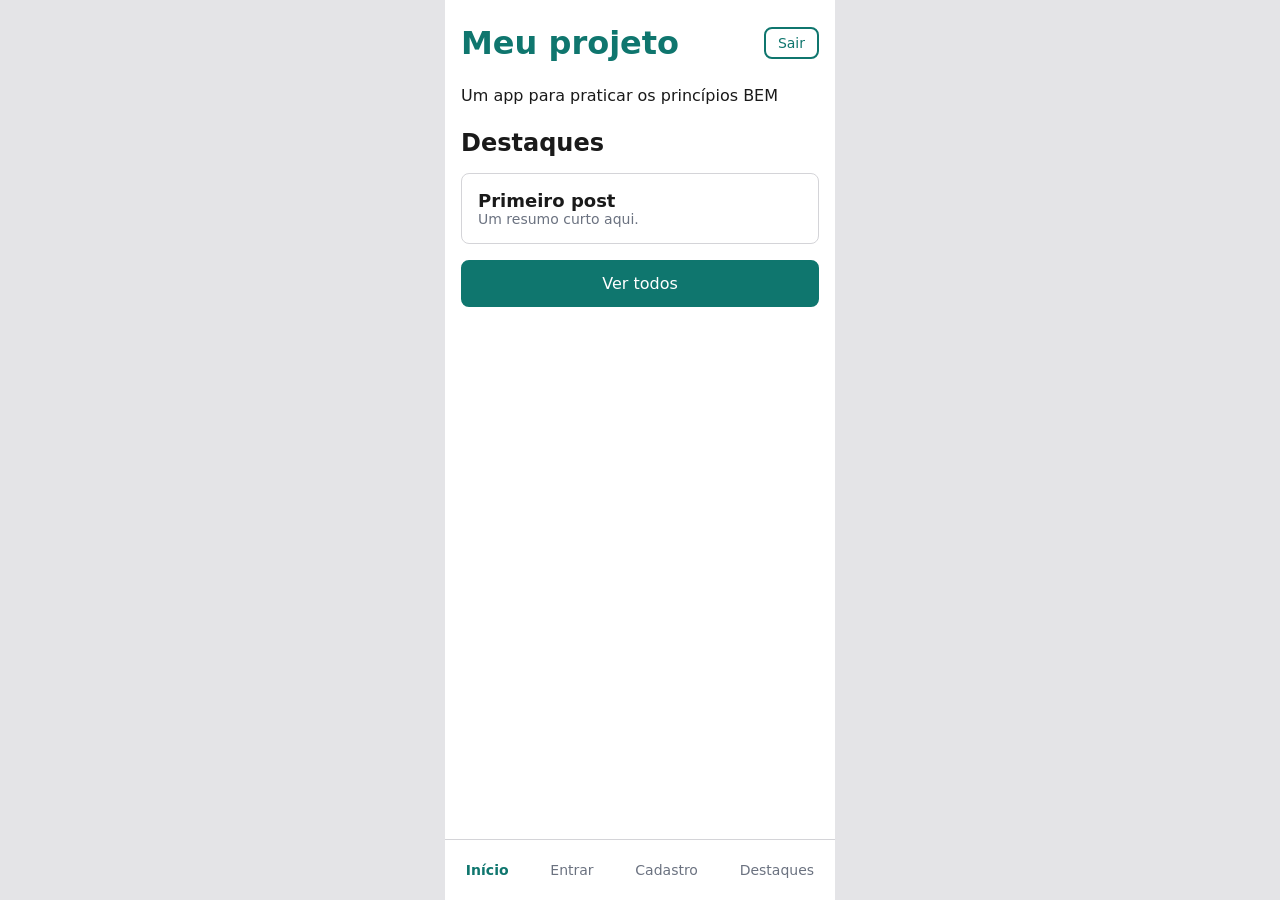
<file: index.html>
<!DOCTYPE html>
<html lang="pt-BR">

<head>
    <meta charset="UTF-8">
    <meta name="viewport" content="width=device-width, initial-scale=1.0">
    <title>Meu projeto mobile!</title>
    <link rel="stylesheet" href="css/style.css" />
    <link rel="stylesheet" href="css/button.css" />
    <link rel="stylesheet" href="css/card.css" />
    <link rel="stylesheet" href="css/page.css" />
    <link rel="stylesheet" href="css/nav.css" />
</head>

<body>
    <div class="page">
        <header class="page__section page__section--row">
            <h1>Meu projeto</h1>
            <a class="button button--secondary button--small" href="login.html">Sair</a>
        </header>

        <main>
            <section class="page__section">
                <p>Um app para praticar os princípios BEM</p>
            </section>

            <section class="page__section">
                <h2>Destaques</h2>
                <article class="card">
                    <h3 class="card__title">Primeiro post</h3>
                    <p class="card__text">Um resumo curto aqui.</p>
                </article>
                <a class="button button--primary" href="destaques.html">Ver todos</a>
            </section>
        </main>

        <nav class="nav">
            <a class="nav__item  nav__item--active" href="index.html">Início</a>
            <a class="nav__item" href="login.html">Entrar</a>
            <a class="nav__item" href="cadastro.html">Cadastro</a>
            <a class="nav__item" href="destaques.html">Destaques</a>
        </nav>
    </div>
</body>

</html>
</file>
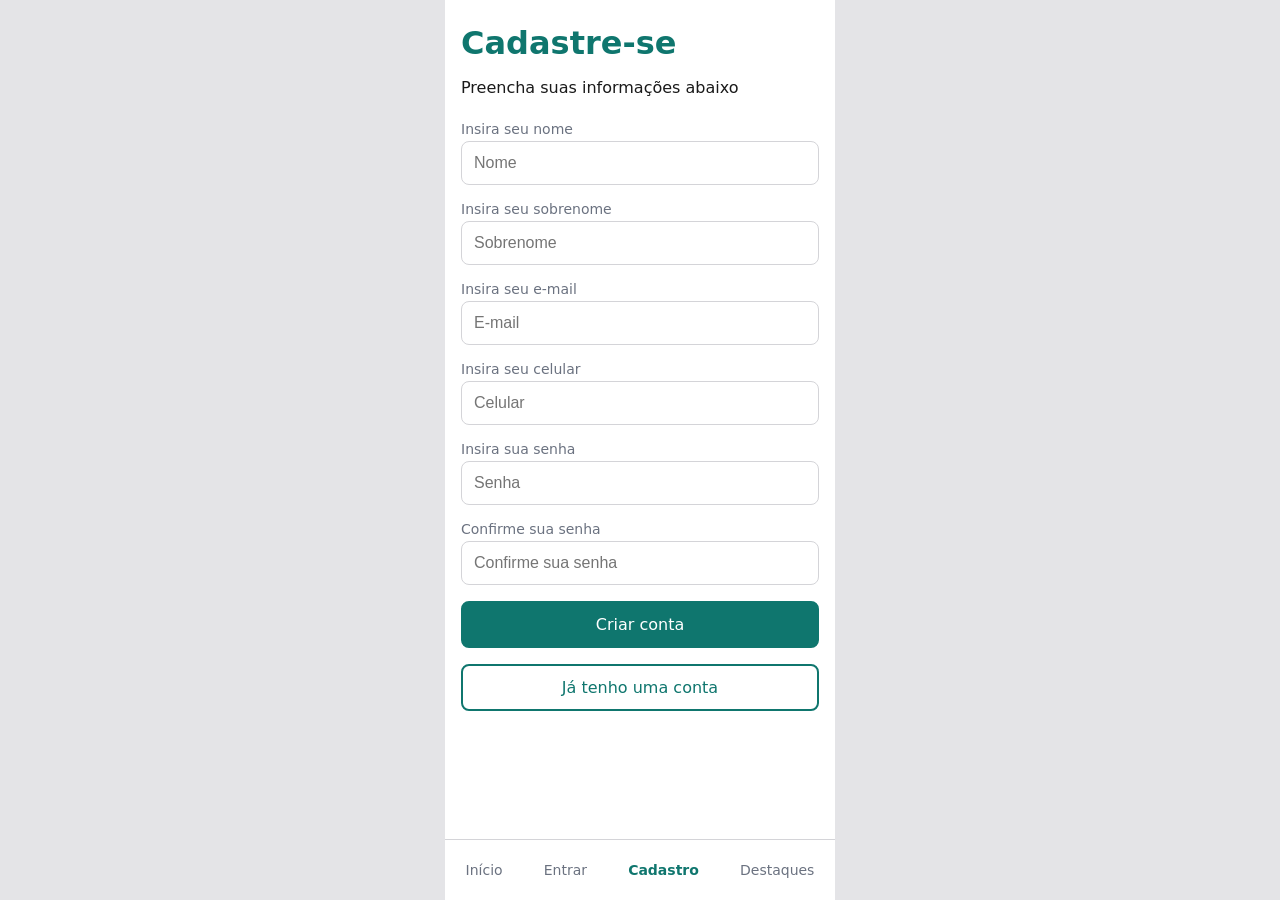
<file: cadastro.html>
<!DOCTYPE html>
<html lang="pt-BR">

<head>
    <meta charset="UTF-8">
    <meta name="viewport" content="width=device-width, initial-scale=1.0">
    <title>Cadastro</title>
    <link rel="stylesheet" href="css/style.css" />
    <link rel="stylesheet" href="css/button.css" />
    <link rel="stylesheet" href="css/card.css" />
    <link rel="stylesheet" href="css/page.css" />
    <link rel="stylesheet" href="css/form.css" />
    <link rel="stylesheet" href="css/nav.css" />

</head>

<body>
    <div class="page">
        <header class="page__section">
            <h1>Cadastre-se</h1>
            <p>Preencha suas informações abaixo</p>
        </header>

        <main>
            <form class="form page__section">
                <div class="form__field">
                    <label class="form__label" for="nome">Insira seu nome</label>
                    <input class="form__input" type="text" id="nome" placeholder="Nome" />
                </div>
                <div class="form__field">
                    <label class="form__label" for="sobrenome">Insira seu sobrenome</label>
                    <input class="form__input" type="text" id="sobrenome" placeholder="Sobrenome" />
                </div>
                <div class="form__field">
                    <label class="form__label" for="email">Insira seu e-mail</label>
                    <input class="form__input" type="email" id="email" placeholder="E-mail" />
                </div>
                <div class="form__field">
                    <label class="form__label" for="celular">Insira seu celular</label>
                    <input class="form__input" type="tel" id="celular" placeholder="Celular" />
                </div>
                <div class="form__field">
                    <label class="form__label" for="senha">Insira sua senha</label>
                    <input class="form__input" type="password" id="senha" placeholder="Senha" />
                </div>
                <div class="form__field">
                    <label class="form__label" for="senha-confirmar">Confirme sua senha</label>
                    <input class="form__input" type="password" id="senha-confirmar" placeholder="Confirme sua senha" />
                </div>

                <a class="button button--primary" href="index.html">Criar conta</a>
                <a class="button button--secondary" href="login.html">Já tenho uma conta</a>
            </form>
        </main>

        <nav class="nav">
            <a class="nav__item" href="index.html">Início</a>
            <a class="nav__item" href="login.html">Entrar</a>
            <a class="nav__item nav__item--active" href="cadastro.html">Cadastro</a>
            <a class="nav__item" href="destaques.html">Destaques</a>
        </nav>
    </div>
</body>

</html>
</file>
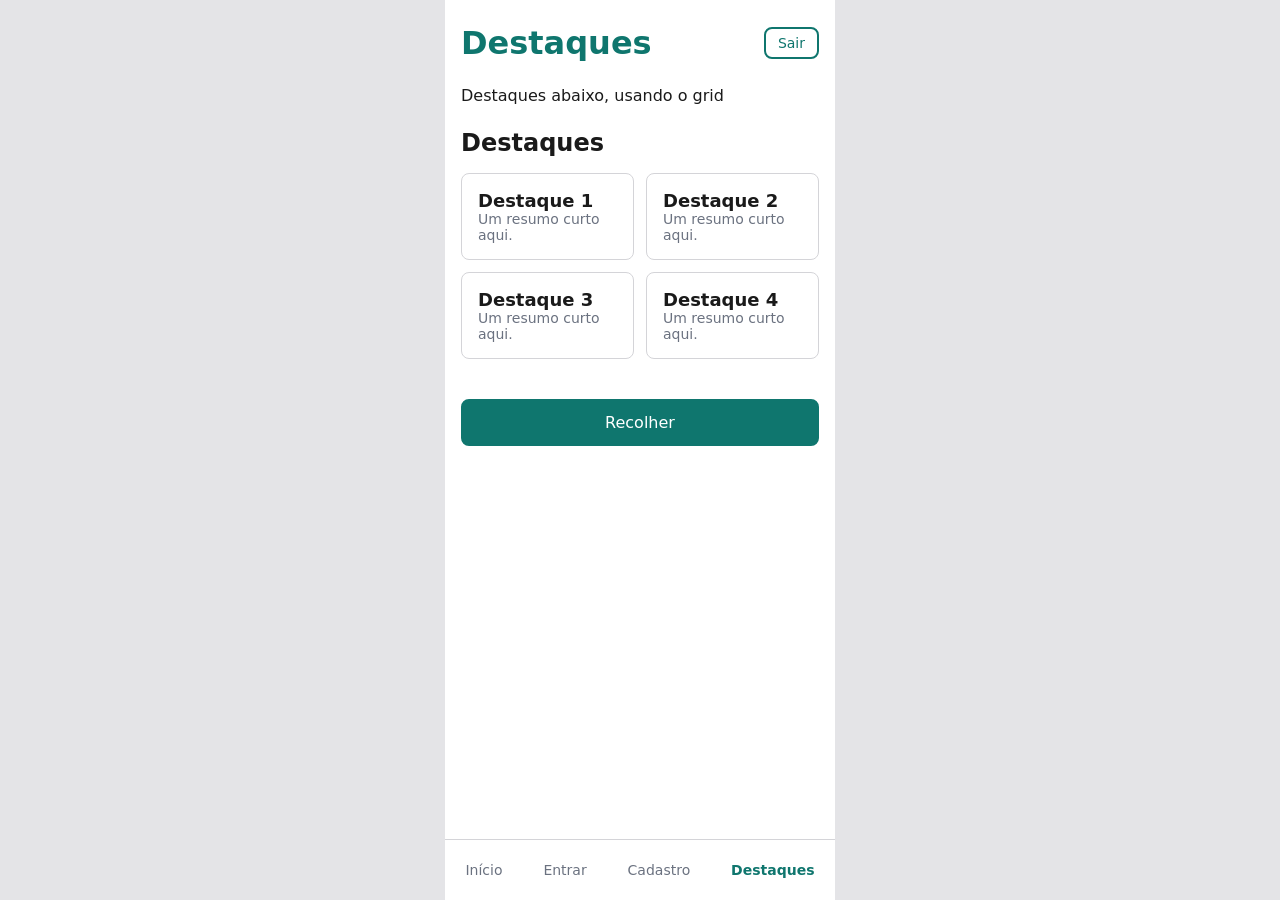
<file: destaques.html>
<!DOCTYPE html>
<html lang="pt-BR">

<head>
    <meta charset="UTF-8">
    <meta name="viewport" content="width=device-width, initial-scale=1.0">
    <title>Destaques</title>
    <link rel="stylesheet" href="css/style.css" />
    <link rel="stylesheet" href="css/button.css" />
    <link rel="stylesheet" href="css/card.css" />
    <link rel="stylesheet" href="css/page.css" />
    <link rel="stylesheet" href="css/nav.css" />
</head>

<body>
    <div class="page">
        <header class="page__section page__section--row">
            <h1>Destaques</h1>
            <a class="button button--secondary button--small" href="login.html">Sair</a>
        </header>

        <main>
            <section class="page__section">
                <p>Destaques abaixo, usando o grid</p>
            </section>

            <section class="page__section">
                <h2>Destaques</h2>
                <section class="page__section page__section--grid">
                    <article class="card">
                        <h3 class="card__title">Destaque 1</h3>
                        <p class="card__text">Um resumo curto aqui.</p>
                    </article>
                    <article class="card">
                        <h3 class="card__title">Destaque 2</h3>
                        <p class="card__text">Um resumo curto aqui.</p>
                    </article>
                    <article class="card">
                        <h3 class="card__title">Destaque 3</h3>
                        <p class="card__text">Um resumo curto aqui.</p>
                    </article>
                    <article class="card">
                        <h3 class="card__title">Destaque 4</h3>
                        <p class="card__text">Um resumo curto aqui.</p>
                    </article>
                </section> 
                <a class="button button--primary" href="index.html">Recolher</a>
            </section>
        </main>

        <nav class="nav">
            <a class="nav__item" href="index.html">Início</a>
            <a class="nav__item" href="login.html">Entrar</a>
            <a class="nav__item" href="cadastro.html">Cadastro</a>
            <a class="nav__item  nav__item--active" href="destaques.html">Destaques</a>
        </nav>
    </div>
</body>

</html>
</file>
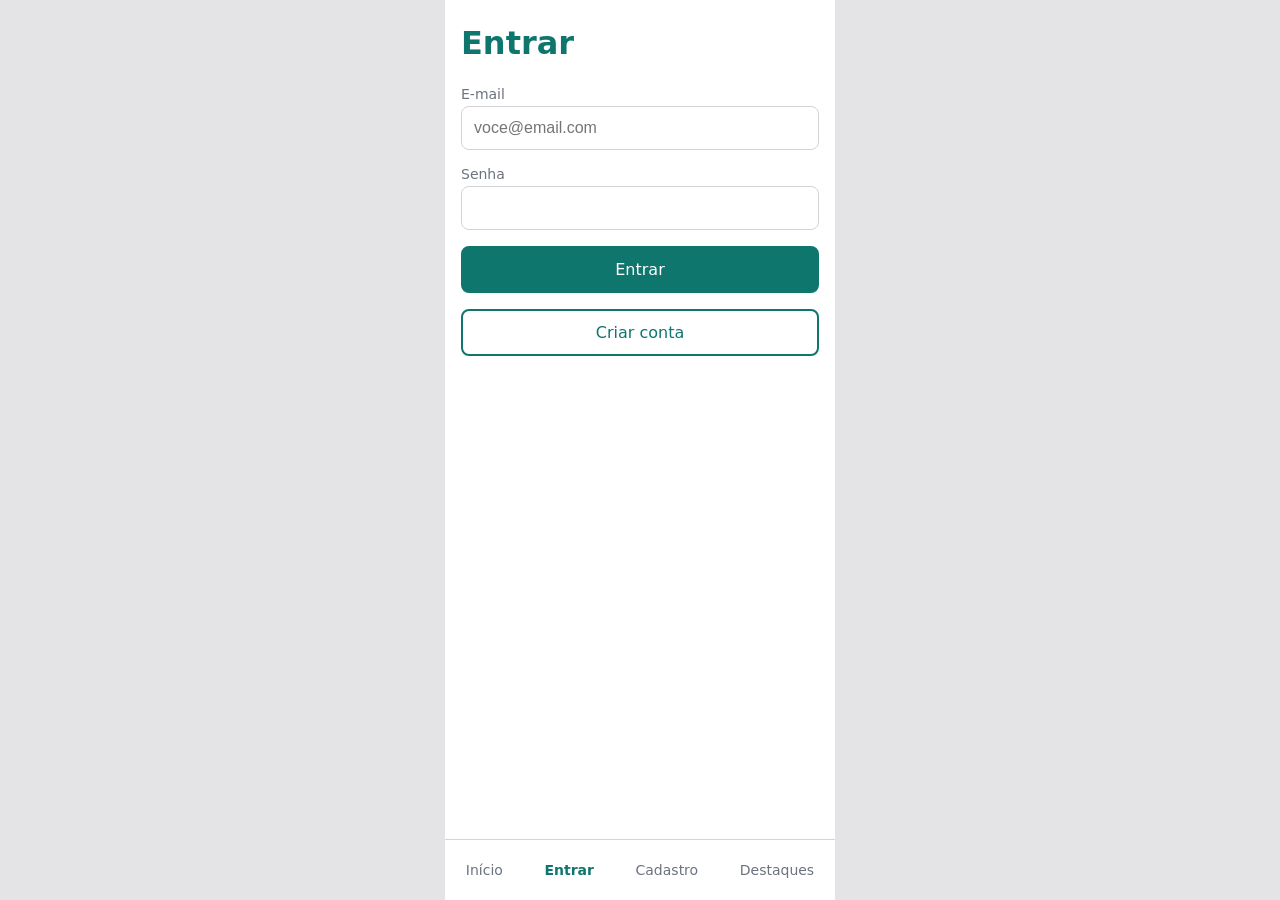
<file: login.html>
<!DOCTYPE html>
<html lang="pt-BR">

<head>
    <meta charset="UTF-8">
    <meta name="viewport" content="width=device-width, initial-scale=1.0">
    <title>Entrar</title>
    <link rel="stylesheet" href="css/style.css" />
    <link rel="stylesheet" href="css/button.css" />
    <link rel="stylesheet" href="css/card.css" />
    <link rel="stylesheet" href="css/page.css" />
    <link rel="stylesheet" href="css/form.css" />
    <link rel="stylesheet" href="css/nav.css" />
</head>

<body>
    <div class="page">
        <header class="page__section">
            <h1>Entrar</h1>
        </header>

        <main>
            <form class="form page__section">
                <div class="form__field">
                    <label class="form__label" for="email">E-mail</label>
                    <input class="form__input" type="email" id="email" placeholder="voce@email.com" />
                </div>

                <div class="form__field">
                    <label class="form__label" for="senha">Senha</label>
                    <input class="form__input" type="password" id="senha" />
                </div>

                <a class="button button--primary" href="index.html">Entrar</a>
                <a class="button button--secondary" href="cadastro.html">Criar conta</a>
            </form>
        </main>

        <nav class="nav">
            <a class="nav__item" href="index.html">Início</a>
            <a class="nav__item  nav__item--active" href="login.html">Entrar</a>
            <a class="nav__item" href="cadastro.html">Cadastro</a>
            <a class="nav__item" href="destaques.html">Destaques</a>
        </nav>
    </div>
</body>

</html>
</file>
<file: css/style.css>
*, *::before, *::after { /* padding e borda contam por dentro da largura */
    box-sizing: border-box;
}

body, h1, h2, h3, p {
    margin: 0;
}

body {
    font-family: system-ui, Arial, sans-serif;
    background-color: #e4e4e7;
    color: #1a1a1a;
}

h1 {
    color: #0f766e;
}
</file>
<file: css/button.css>
/* button {
    background-color: #0f766e;
    color: #ffffff;
    border: none;
    border-radius: 8px;
    padding: 12px 20px;
    font-size: 16px;
    cursor: pointer;
} */

.button {
    border: 2px solid #0f766e;
    border-radius: 8px;
    padding: 12px 20px;
    font-size: 16px;
    cursor: pointer;
    text-decoration: none;
    justify-content: center;
    align-items: center;
    display: inline-flex;
}

.button--primary {
    background-color: #0f766e;
    color: #ffffff;
}

.button--secondary {
    background-color: transparent;
    color: #0f766e;
}

.button--small {
    min-height: 32px;
    padding: 6px 12px;
    font-size: 14px;
}
</file>
<file: css/card.css>
.card { /* a caixa*/
    background-color: #ffffff;
    border: 1px solid #d4d4d8;
    border-radius: 8px;
    padding: 16px;
}

.card__title { /* título dentro da caixa */
    color: #1a1a1a;
    font-size: 18px;
}

.card__text { /* o texto dentro da caixa*/
    color: #6b7280;
    font-size: 14px;
}

.card--featured { /* a variação em destaque */
    border-color: #0f766e;
    border-width: 2px;
}
</file>
<file: css/page.css>
.page { /* o quadro da tela - dá formato de celular (1 por página) */
    max-width: 390px;
    min-height: 100vh;
    margin: 0 auto;
    padding: 24px 16px 80px 16px;
    background-color: #ffffff;
}

.page__section { /* seções empilhadas - organiza o espaçamento interno */
    display: flex;
    flex-direction: column;
    gap: 16px;
    margin-bottom: 24px;
}

.page__section--row {
    flex-direction: row;
    justify-content: space-between;
    align-items: center;
}

.page__section--grid {
    display: grid;
    grid-template-columns: 1fr 1fr;
    gap: 12px;
}
</file>
<file: css/nav.css>
.nav {
    position: fixed;
    bottom: 0;
    left: 0;
    right: 0;

    display: flex;
    justify-content: space-around;

    max-width: 390px;
    margin: 0 auto;
    padding: 8px 0;

    background-color: #ffffff;
    border-top: 1px solid #d4d4d8;
}

.nav__item {
    display: flex;
    align-items: center;
    justify-content: center;
    min-height: 44px;
    padding: 0 12px;
    font-size: 14px;
    color: #6b7280;
    text-decoration: none;
}

.nav__item--active {
    color: #0f766e;
    font-weight: 600;
}
</file>
<file: css/form.css>
.form__field {
    display: flex;
    flex-direction: column;
    gap: 4px;
}

.form__label {
    font-size: 14px;
    color: #6b7280;
}

.form__input {
    width: 100%;
    min-height: 44px;
    padding: 0 12px;
    border: 1px solid #d4d4d8;
    border-radius: 8px;
    font-size: 16px;
}
</file>
